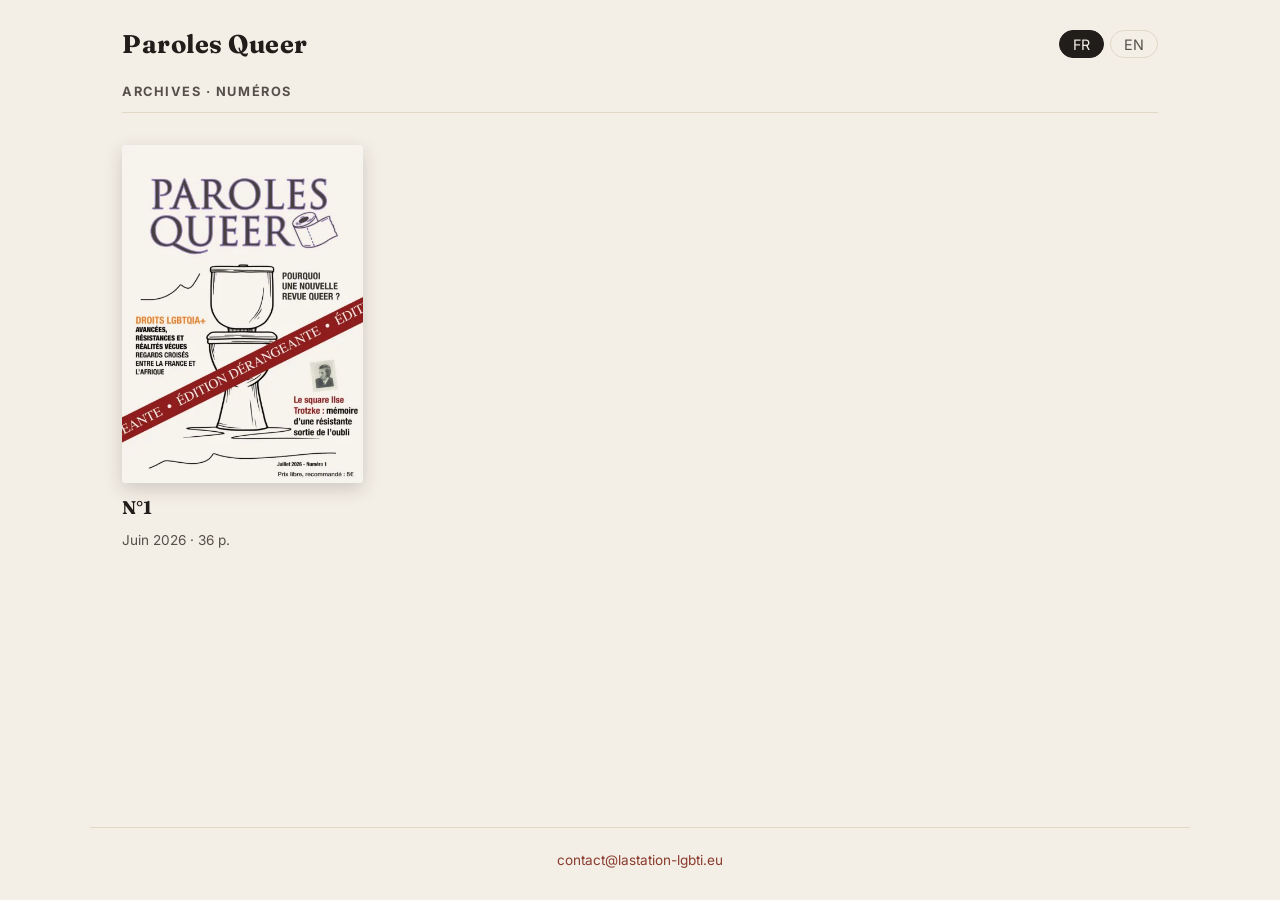
<file: index.html>
<!DOCTYPE html>
<html lang="fr">
<head>
<meta charset="UTF-8">
<meta name="viewport" content="width=device-width, initial-scale=1">
<title>Paroles Queer</title>
<meta name="description" content="Paroles Queer — archives des numéros.">
<link rel="preconnect" href="https://fonts.googleapis.com">
<link rel="preconnect" href="https://fonts.gstatic.com" crossorigin>
<link href="https://fonts.googleapis.com/css2?family=Fraunces:ital,wght@0,400;0,600;1,500&family=Inter:wght@400;500;600&display=swap" rel="stylesheet">
<link rel="stylesheet" href="css/style.css">
</head>
<body>
<header class="pq-header">
  <h1 class="pq-logo" id="pq-site-title">Paroles Queer</h1>
  <div class="pq-lang-toggle" role="group" aria-label="Language">
    <button id="pq-lang-fr" type="button">FR</button>
    <button id="pq-lang-en" type="button">EN</button>
  </div>
</header>

<main class="pq-main">
  <h2 class="pq-section-title" id="pq-section-title">Archives &middot; Num&eacute;ros</h2>
  <div class="pq-grid" id="pq-grid" aria-live="polite"></div>
</main>

<footer class="pq-footer">
  <a href="mailto:contact@lastation-lgbti.eu">contact@lastation-lgbti.eu</a>
</footer>

<script src="data/issues.js"></script>
<script src="js/i18n.js"></script>
<script src="js/gallery.js"></script>
</body>
</html>
</file>
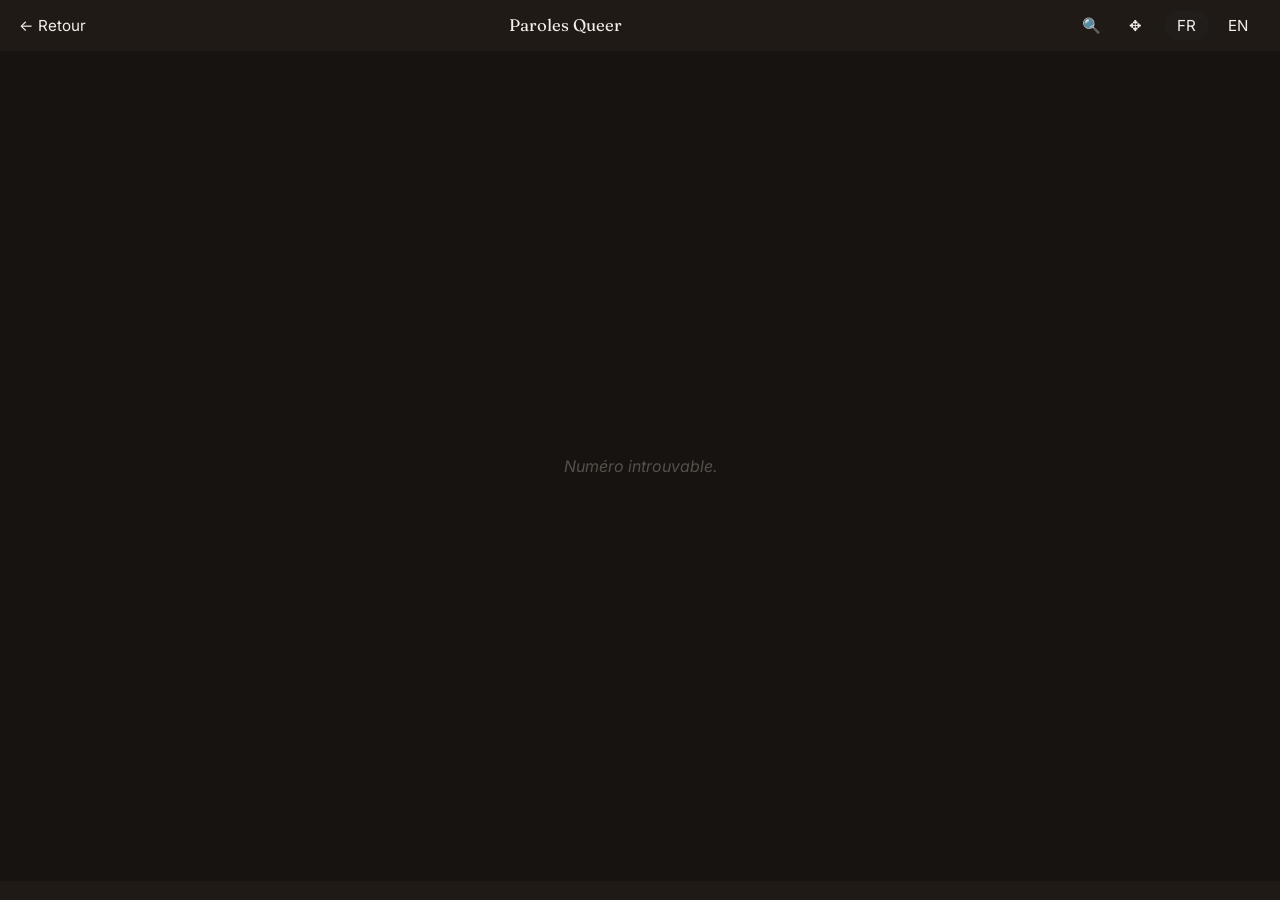
<file: viewer.html>
<!DOCTYPE html>
<html lang="fr">
<head>
<meta charset="UTF-8">
<meta name="viewport" content="width=device-width, initial-scale=1">
<title>Paroles Queer — Viewer</title>
<link rel="preconnect" href="https://fonts.googleapis.com">
<link rel="preconnect" href="https://fonts.gstatic.com" crossorigin>
<link href="https://fonts.googleapis.com/css2?family=Fraunces:ital,wght@0,400;0,600;1,500&family=Inter:wght@400;500;600&display=swap" rel="stylesheet">
<link rel="stylesheet" href="css/style.css">
</head>
<body class="pq-viewer-body">
<div class="pq-viewer" id="pq-viewer-root">
  <div class="pq-topbar">
    <a class="pq-back-link" id="pq-back-link" href="index.html">&larr; <span id="pq-back-link-label">Retour</span></a>
    <div class="pq-topbar-title" id="pq-topbar-title">Paroles Queer</div>
    <span class="pq-fr-only" id="pq-fr-only-note"></span>
    <span class="pq-page-indicator" id="pq-page-indicator"></span>
    <button id="pq-zoom-btn" type="button" title="Zoom" aria-label="Zoom">&#128269;</button>
    <button id="pq-fullscreen-btn" type="button" title="Fullscreen" aria-label="Fullscreen">&#10021;</button>
    <div class="pq-lang-toggle" role="group" aria-label="Language">
      <button id="pq-lang-fr" type="button">FR</button>
      <button id="pq-lang-en" type="button">EN</button>
    </div>
  </div>

  <div class="pq-stage" id="pq-stage">
    <button class="pq-nav-arrow pq-nav-prev" id="pq-nav-prev" aria-label="Previous">&#8249;</button>
    <button class="pq-nav-arrow pq-nav-next" id="pq-nav-next" aria-label="Next">&#8250;</button>
  </div>

  <div class="pq-thumbstrip" id="pq-thumbstrip"></div>
</div>

<script src="data/issues.js"></script>
<script src="js/i18n.js"></script>
<script src="js/viewer.js"></script>
</body>
</html>
</file>
<file: css/style.css>
/* Paroles Queer — gallery + viewer styles */

:root {
  --color-bg: #f4efe6;
  --color-ink: #211d1a;
  --color-ink-soft: #55504a;
  --color-accent: #8a3b2e;
  --color-card-bg: #fffdf9;
  --color-shadow: rgba(33, 29, 26, 0.18);
  --color-border: #e1d8c6;
  --font-serif: "Fraunces", "Playfair Display", Georgia, serif;
  --font-ui: "Inter", -apple-system, Segoe UI, sans-serif;
}

* {
  box-sizing: border-box;
}

html, body {
  margin: 0;
  padding: 0;
  background: var(--color-bg);
  color: var(--color-ink);
  font-family: var(--font-ui);
}

body {
  min-height: 100vh;
  display: flex;
  flex-direction: column;
}

a {
  color: var(--color-accent);
  text-decoration: none;
}

/* ---------- Header ---------- */

.pq-header {
  display: flex;
  align-items: center;
  justify-content: space-between;
  padding: 1.75rem 2rem 1rem;
  max-width: 1100px;
  margin: 0 auto;
  width: 100%;
}

.pq-logo {
  font-family: var(--font-serif);
  font-size: 1.6rem;
  letter-spacing: 0.02em;
  color: var(--color-ink);
  margin: 0;
}

.pq-lang-toggle {
  display: flex;
  gap: 0.4rem;
  font-family: var(--font-ui);
  font-size: 0.9rem;
}

.pq-lang-toggle button {
  background: none;
  border: 1px solid var(--color-border);
  border-radius: 999px;
  padding: 0.3rem 0.8rem;
  cursor: pointer;
  color: var(--color-ink-soft);
  font-family: inherit;
  font-size: inherit;
}

.pq-lang-toggle button.active {
  background: var(--color-ink);
  color: var(--color-bg);
  border-color: var(--color-ink);
}

/* ---------- Home / gallery ---------- */

.pq-main {
  flex: 1;
  max-width: 1100px;
  margin: 0 auto;
  width: 100%;
  padding: 0 2rem 3rem;
}

.pq-section-title {
  font-family: var(--font-ui);
  text-transform: uppercase;
  letter-spacing: 0.12em;
  font-size: 0.8rem;
  color: var(--color-ink-soft);
  border-bottom: 1px solid var(--color-border);
  padding-bottom: 0.8rem;
  margin: 0.5rem 0 2rem;
}

.pq-grid {
  display: grid;
  grid-template-columns: repeat(auto-fill, minmax(200px, 1fr));
  gap: 2rem 1.5rem;
}

.pq-card {
  display: block;
  cursor: pointer;
  color: inherit;
}

.pq-card-cover {
  background: var(--color-card-bg);
  border-radius: 4px;
  box-shadow: 0 6px 18px var(--color-shadow);
  overflow: hidden;
  aspect-ratio: 612 / 859;
  transition: transform 0.25s ease, box-shadow 0.25s ease;
  display: flex;
}

.pq-card-cover img {
  width: 100%;
  height: 100%;
  object-fit: cover;
  display: block;
}

.pq-card:hover .pq-card-cover {
  transform: translateY(-4px);
  box-shadow: 0 12px 28px var(--color-shadow);
}

.pq-card-title {
  font-family: var(--font-serif);
  font-size: 1.15rem;
  margin: 0.8rem 0 0.2rem;
}

.pq-card-meta {
  font-size: 0.85rem;
  color: var(--color-ink-soft);
}

.pq-card-note {
  display: inline-block;
  margin-top: 0.3rem;
  font-size: 0.72rem;
  font-style: italic;
  color: var(--color-ink-soft);
}

.pq-empty, .pq-error {
  color: var(--color-ink-soft);
  font-style: italic;
}

/* ---------- Footer ---------- */

.pq-footer {
  text-align: center;
  padding: 1.5rem 2rem 2rem;
  font-size: 0.85rem;
  color: var(--color-ink-soft);
  border-top: 1px solid var(--color-border);
  max-width: 1100px;
  margin: 0 auto;
  width: 100%;
}

/* ---------- Viewer ---------- */

.pq-viewer-body {
  overflow: hidden;
  height: 100vh;
  background: var(--color-ink);
}

.pq-viewer {
  display: flex;
  flex-direction: column;
  height: 100vh;
  background: #171310;
  color: #f4efe6;
}

.pq-topbar {
  display: flex;
  align-items: center;
  gap: 1rem;
  padding: 0.7rem 1.2rem;
  background: #1f1a15;
  flex-shrink: 0;
  z-index: 5;
}

.pq-topbar button, .pq-back-link {
  background: none;
  border: none;
  color: #f4efe6;
  font-family: var(--font-ui);
  font-size: 0.95rem;
  cursor: pointer;
  display: flex;
  align-items: center;
  gap: 0.3rem;
}

.pq-topbar button:hover, .pq-back-link:hover {
  color: var(--color-accent);
}

.pq-topbar-title {
  font-family: var(--font-serif);
  font-size: 1.05rem;
  flex: 1;
  text-align: center;
  white-space: nowrap;
  overflow: hidden;
  text-overflow: ellipsis;
}

.pq-page-indicator {
  font-size: 0.85rem;
  color: #d8cfc2;
  white-space: nowrap;
}

.pq-fr-only {
  font-size: 0.72rem;
  font-style: italic;
  color: #d8cfc2;
}

/* Stage: the area where the spread/page renders */

.pq-stage {
  position: relative;
  flex: 1;
  display: flex;
  align-items: center;
  justify-content: center;
  overflow: hidden;
  touch-action: none;
  perspective: 2200px;
}

.pq-nav-arrow {
  position: absolute;
  top: 50%;
  transform: translateY(-50%);
  background: rgba(0, 0, 0, 0.35);
  border: none;
  color: #f4efe6;
  font-size: 1.6rem;
  width: 3rem;
  height: 3rem;
  border-radius: 50%;
  cursor: pointer;
  z-index: 4;
  display: flex;
  align-items: center;
  justify-content: center;
}

.pq-nav-arrow:hover {
  background: rgba(0, 0, 0, 0.6);
}

.pq-nav-prev { left: 1rem; }
.pq-nav-next { right: 1rem; }

.pq-spread {
  display: flex;
  box-shadow: 0 20px 60px rgba(0, 0, 0, 0.5);
  background: #000;
  will-change: transform;
}

.pq-spread.pq-flip-in {
  animation: pq-flip-in 0.45s ease;
}

@keyframes pq-flip-in {
  from { transform: rotateY(8deg); opacity: 0.4; }
  to { transform: rotateY(0deg); opacity: 1; }
}

.pq-spread.pq-slide-in {
  animation: pq-slide-in 0.3s ease;
}

@keyframes pq-slide-in {
  from { opacity: 0; transform: translateX(12px); }
  to { opacity: 1; transform: translateX(0); }
}

@media (prefers-reduced-motion: reduce) {
  .pq-spread.pq-flip-in,
  .pq-spread.pq-slide-in {
    animation: none !important;
  }
}

.pq-page-canvas-wrap {
  position: relative;
  line-height: 0;
}

.pq-page-canvas-wrap canvas {
  display: block;
  max-height: 86vh;
  height: 86vh;
  width: auto;
  user-select: none;
  -webkit-user-select: none;
}

/* Zoom state: allow panning */
.pq-stage.pq-zoomed .pq-spread {
  cursor: grab;
}

.pq-stage.pq-zoomed .pq-spread:active {
  cursor: grabbing;
}

/* Mobile / portrait: single page, no perspective flip */
@media (max-width: 767px), (orientation: portrait) {
  .pq-page-canvas-wrap canvas {
    max-height: 72vh;
    height: 72vh;
  }
  .pq-topbar-title {
    display: none;
  }
}

/* Thumbnail strip */

.pq-thumbstrip {
  display: flex;
  gap: 0.5rem;
  padding: 0.6rem 1rem;
  overflow-x: auto;
  background: #1f1a15;
  flex-shrink: 0;
}

.pq-thumb {
  flex-shrink: 0;
  border: 2px solid transparent;
  border-radius: 3px;
  overflow: hidden;
  cursor: pointer;
  opacity: 0.75;
  background: #000;
  padding: 0;
  line-height: 0;
}

.pq-thumb img {
  height: 64px;
  display: block;
  pointer-events: none;
}

.pq-thumb.active {
  border-color: var(--color-accent);
  opacity: 1;
}

.pq-visually-hidden {
  position: absolute;
  width: 1px;
  height: 1px;
  overflow: hidden;
  clip: rect(0 0 0 0);
}

/* Responsive grid: mobile = 2 columns */
@media (max-width: 600px) {
  .pq-grid {
    grid-template-columns: repeat(2, 1fr);
    gap: 1.2rem 1rem;
  }
  .pq-header, .pq-main, .pq-footer {
    padding-left: 1.2rem;
    padding-right: 1.2rem;
  }
}
</file>
